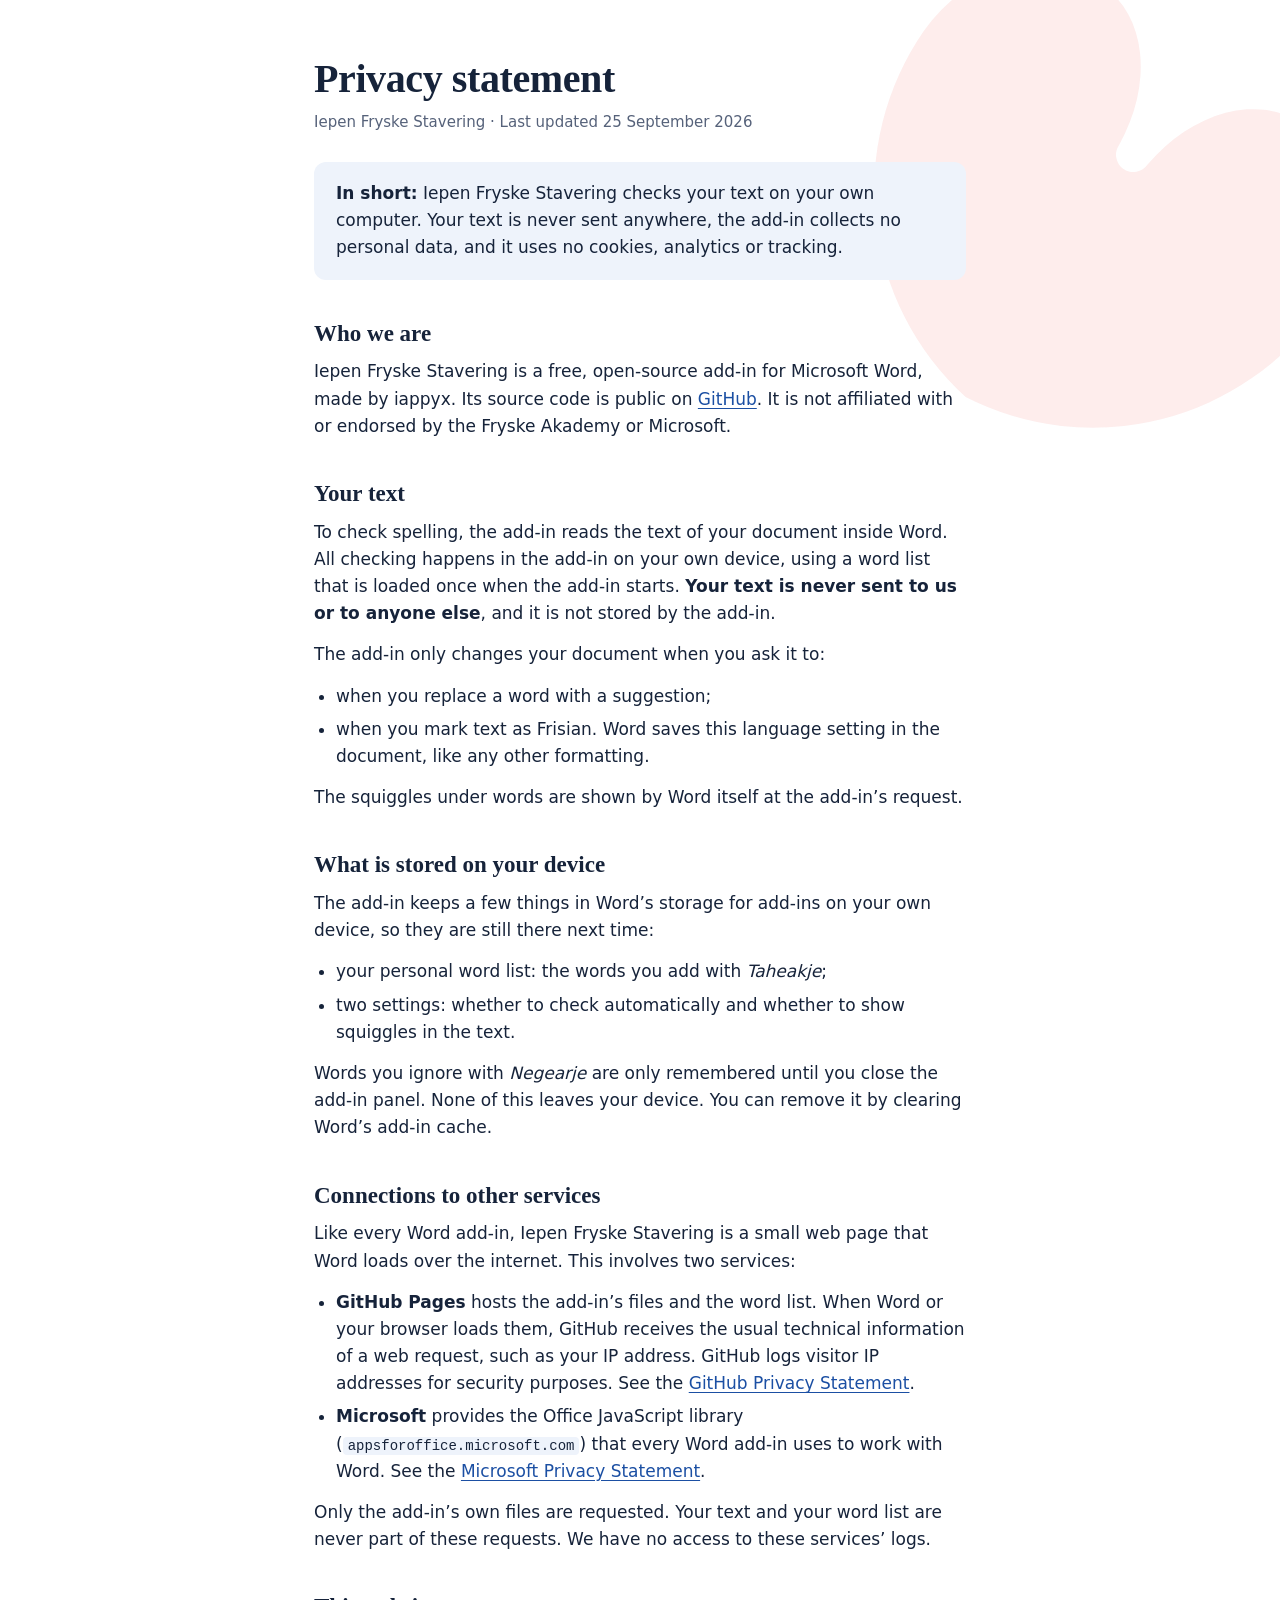
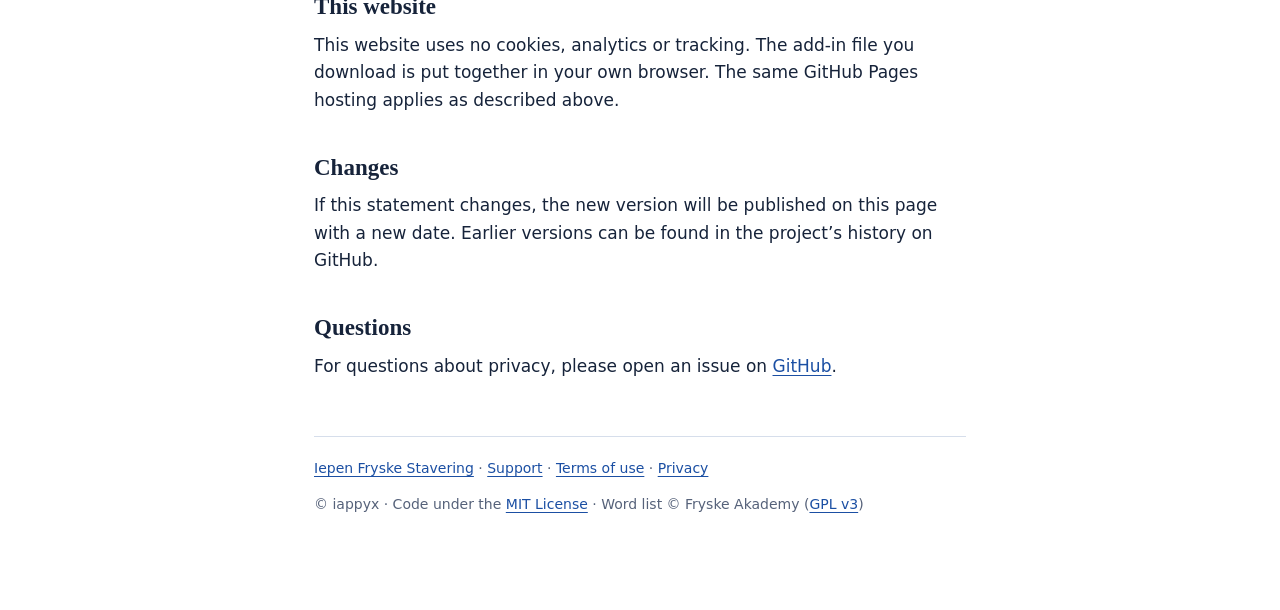
<file: privacy.html>
<!DOCTYPE html>
<html lang="en">
<head>
<meta charset="utf-8">
<meta name="viewport" content="width=device-width, initial-scale=1">
<title>Privacy statement — Iepen Fryske Stavering</title>
<meta name="description" content="Privacy statement for the Iepen Fryske Stavering Word add-in: your text never leaves your computer.">
<link rel="icon" href="assets/icon-32.png">
<style>
:root {
  --ink: #16233a; --muted: #56627a; --paper: #ffffff; --sky: #eef3fb; --rule: #d6deeb;
  --blue: #1b4fa3; --focus: #1b4fa3;
  --serif: "Iowan Old Style", "Charter", "Palatino", Georgia, serif;
  --sans: -apple-system, BlinkMacSystemFont, "Segoe UI", system-ui, sans-serif;
}
@media (prefers-color-scheme: dark) {
  :root { --ink: #e9eef7; --muted: #a3aec2; --paper: #111827; --sky: #1a2436; --rule: #2c3a52;
          --blue: #7fa9ec; --focus: #7fa9ec; }
}
* { box-sizing: border-box; }
html { -webkit-text-size-adjust: 100%; }
body { margin: 0; background: var(--paper); color: var(--ink); font: 17px/1.6 var(--sans); }
main { max-width: 700px; margin: 0 auto; padding: 56px 24px 80px; position: relative; }
.pompebled { position: fixed; top: -60px; right: -90px; width: min(62vw, 520px); height: auto; opacity: .08;
             pointer-events: none; z-index: 0; }
@media (prefers-color-scheme: dark) { .pompebled { opacity: .14; } }
@media (max-width: 560px) { .pompebled { top: -30px; right: -60px; } body { font-size: 16px; } h1 { font-size: 32px; } }
a { color: var(--blue); text-underline-offset: 3px; }
:focus-visible { outline: 3px solid var(--focus); outline-offset: 2px; border-radius: 4px; }
h1 { font: 600 40px/1.15 var(--serif); letter-spacing: -0.01em; margin: 0 0 8px; }
h2 { font: 600 23px/1.25 var(--serif); margin: 40px 0 10px; }
p, ul { margin: 0 0 14px; }
ul { padding-left: 22px; }
li { margin-bottom: 6px; }
code { font: 14px ui-monospace, "SF Mono", Menlo, monospace; background: var(--sky); padding: 1px 5px; border-radius: 4px;
       overflow-wrap: anywhere; }
.meta { color: var(--muted); font-size: 15px; margin-bottom: 28px; }
.summary { background: var(--sky); border-radius: 12px; padding: 18px 22px; margin: 0 0 8px; }
.summary p:last-child { margin-bottom: 0; }
footer { margin-top: 56px; padding-top: 20px; border-top: 1px solid var(--rule); font-size: 14px; color: var(--muted); }
</style>
</head>
<body>
<!-- Pompeblêd: shape from the Frisian flag (P.H. Wagemakers & Joh. Koopmans, 1954), public domain via Wikimedia Commons -->
<svg class="pompebled" viewBox="-13.5 -16.5 30 30" aria-hidden="true" focusable="false"><path d="M0,12A16.143,16.143 0 0,1 -14,-4A7,8 0 0,1 -7,-12A6,8 0 0,1 -1,-5A1,1 0 1,0 1,-5A6,8 0 0,1 7,-12A7,8 0 0,1 14,-4A16.143,16.143 0 0,1 0,12z" fill="#ea2117" transform="rotate(34.695)"/></svg>
<main>
  <h1>Privacy statement</h1>
  <p class="meta">Iepen Fryske Stavering · Last updated 25 September 2026</p>

  <div class="summary">
    <p><strong>In short:</strong> Iepen Fryske Stavering checks your text on your own computer. Your text is never sent anywhere, the add-in collects no personal data, and it uses no cookies, analytics or tracking.</p>
  </div>

  <h2>Who we are</h2>
  <p>Iepen Fryske Stavering is a free, open-source add-in for Microsoft Word, made by iappyx. Its source code is public on <a href="https://github.com/iappyx/iepen-fryske-stavering">GitHub</a>. It is not affiliated with or endorsed by the Fryske Akademy or Microsoft.</p>

  <h2>Your text</h2>
  <p>To check spelling, the add-in reads the text of your document inside Word. All checking happens in the add-in on your own device, using a word list that is loaded once when the add-in starts. <strong>Your text is never sent to us or to anyone else</strong>, and it is not stored by the add-in.</p>
  <p>The add-in only changes your document when you ask it to:</p>
  <ul>
    <li>when you replace a word with a suggestion;</li>
    <li>when you mark text as Frisian. Word saves this language setting in the document, like any other formatting.</li>
  </ul>
  <p>The squiggles under words are shown by Word itself at the add-in’s request.</p>

  <h2>What is stored on your device</h2>
  <p>The add-in keeps a few things in Word’s storage for add-ins on your own device, so they are still there next time:</p>
  <ul>
    <li>your personal word list: the words you add with <em>Taheakje</em>;</li>
    <li>two settings: whether to check automatically and whether to show squiggles in the text.</li>
  </ul>
  <p>Words you ignore with <em>Negearje</em> are only remembered until you close the add-in panel. None of this leaves your device. You can remove it by clearing Word’s add-in cache.</p>

  <h2>Connections to other services</h2>
  <p>Like every Word add-in, Iepen Fryske Stavering is a small web page that Word loads over the internet. This involves two services:</p>
  <ul>
    <li><strong>GitHub Pages</strong> hosts the add-in’s files and the word list. When Word or your browser loads them, GitHub receives the usual technical information of a web request, such as your IP address. GitHub logs visitor IP addresses for security purposes. See the <a href="https://docs.github.com/en/site-policy/privacy-policies/github-general-privacy-statement">GitHub Privacy Statement</a>.</li>
    <li><strong>Microsoft</strong> provides the Office JavaScript library (<code>appsforoffice.microsoft.com</code>) that every Word add-in uses to work with Word. See the <a href="https://privacy.microsoft.com/privacystatement">Microsoft Privacy Statement</a>.</li>
  </ul>
  <p>Only the add-in’s own files are requested. Your text and your word list are never part of these requests. We have no access to these services’ logs.</p>

  <h2>This website</h2>
  <p>This website uses no cookies, analytics or tracking. The add-in file you download is put together in your own browser. The same GitHub Pages hosting applies as described above.</p>

  <h2>Changes</h2>
  <p>If this statement changes, the new version will be published on this page with a new date. Earlier versions can be found in the project’s history on GitHub.</p>

  <h2>Questions</h2>
  <p>For questions about privacy, please open an issue on <a href="https://github.com/iappyx/iepen-fryske-stavering/issues">GitHub</a>.</p>

  <footer>
    <p><a href="./">Iepen Fryske Stavering</a> · <a href="support.html">Support</a> · <a href="terms.html">Terms of use</a> · <a href="privacy.html">Privacy</a></p>
    <p>© iappyx · Code under the <a href="https://github.com/iappyx/iepen-fryske-stavering/blob/main/LICENSE">MIT License</a> · Word list © Fryske Akademy (<a href="https://github.com/iappyx/iepen-fryske-stavering/blob/main/dict/gpl.txt">GPL v3</a>)</p>
  </footer>
</main>
</body>
</html>
</file>
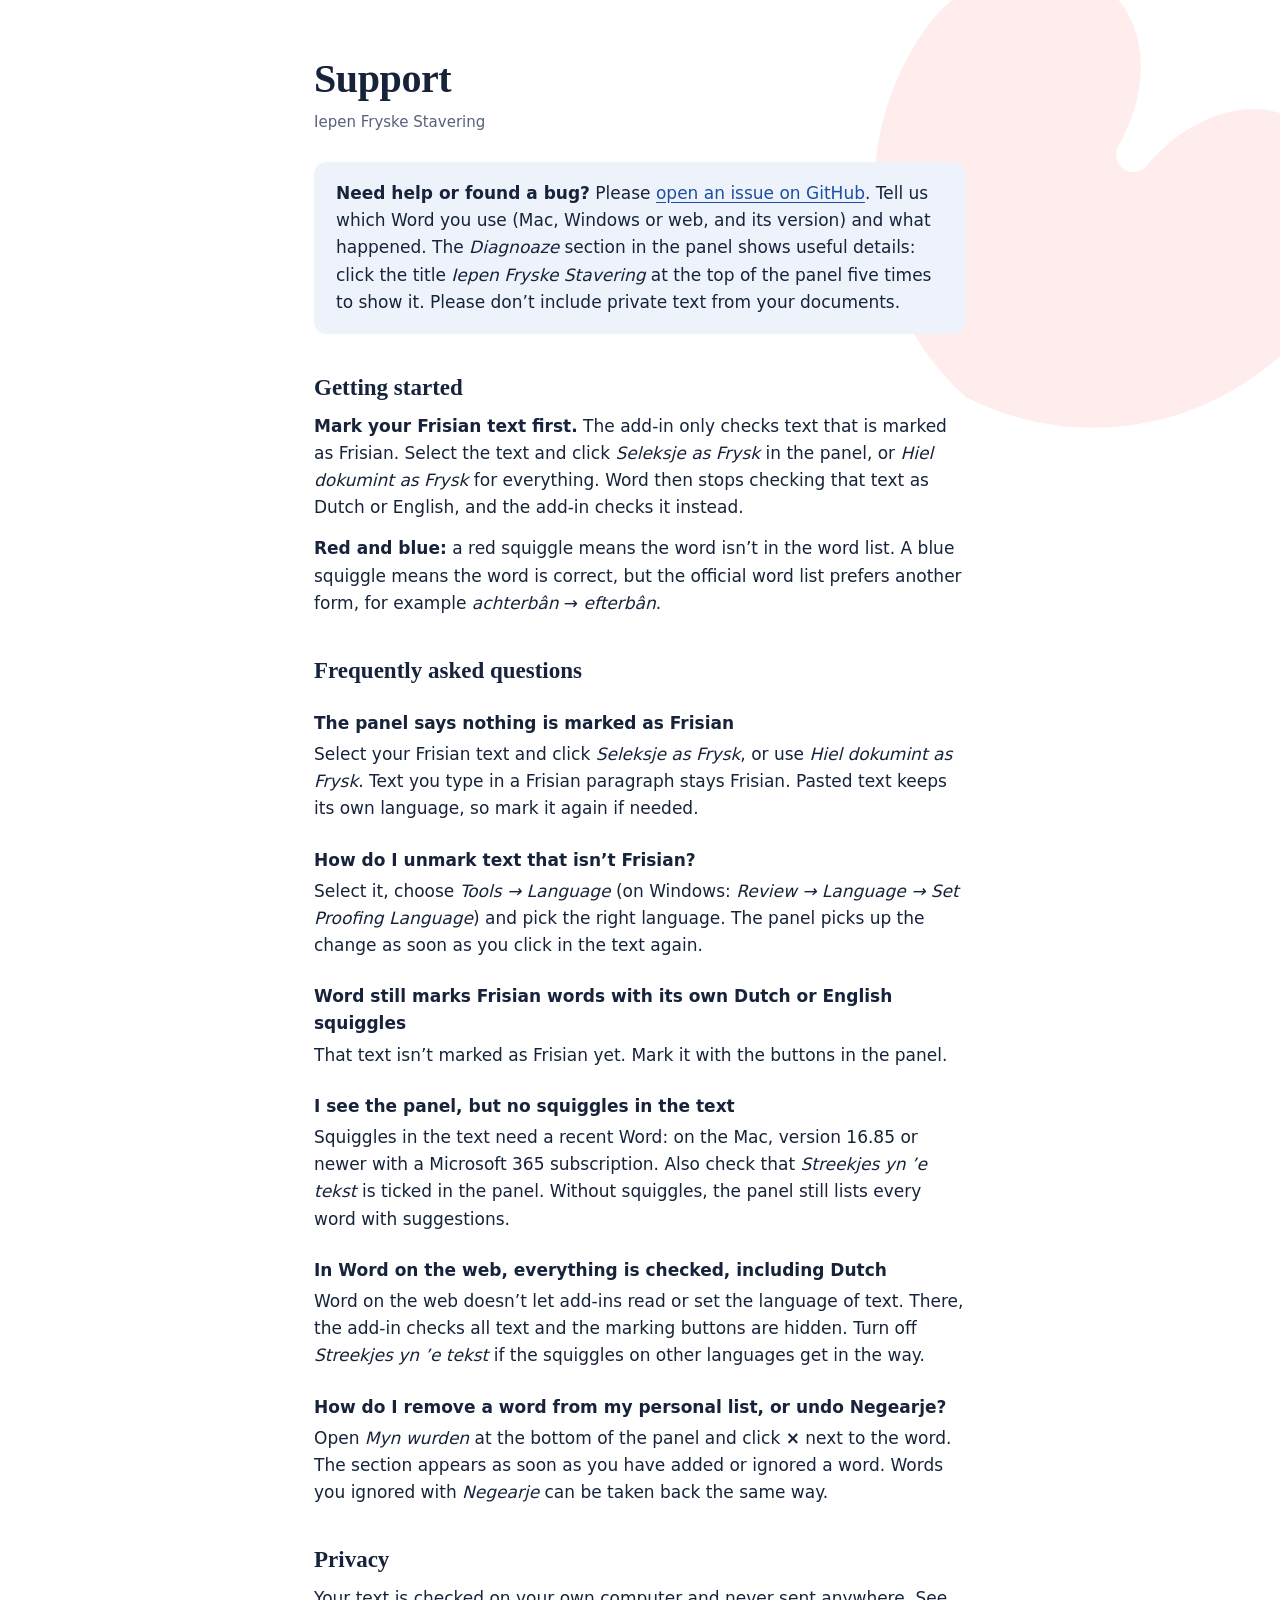
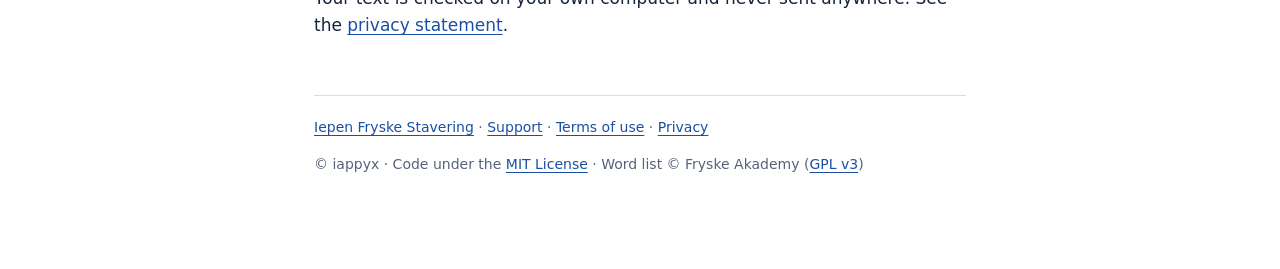
<file: support.html>
<!DOCTYPE html>
<html lang="en">
<head>
<meta charset="utf-8">
<meta name="viewport" content="width=device-width, initial-scale=1">
<title>Support — Iepen Fryske Stavering</title>
<meta name="description" content="Help and frequently asked questions for the Iepen Fryske Stavering Word add-in.">
<link rel="icon" href="assets/icon-32.png">
<style>
:root {
  --ink: #16233a; --muted: #56627a; --paper: #ffffff; --sky: #eef3fb; --rule: #d6deeb;
  --blue: #1b4fa3; --focus: #1b4fa3;
  --serif: "Iowan Old Style", "Charter", "Palatino", Georgia, serif;
  --sans: -apple-system, BlinkMacSystemFont, "Segoe UI", system-ui, sans-serif;
}
@media (prefers-color-scheme: dark) {
  :root { --ink: #e9eef7; --muted: #a3aec2; --paper: #111827; --sky: #1a2436; --rule: #2c3a52;
          --blue: #7fa9ec; --focus: #7fa9ec; }
}
* { box-sizing: border-box; }
html { -webkit-text-size-adjust: 100%; }
body { margin: 0; background: var(--paper); color: var(--ink); font: 17px/1.6 var(--sans); }
main { max-width: 700px; margin: 0 auto; padding: 56px 24px 80px; position: relative; }
.pompebled { position: fixed; top: -60px; right: -90px; width: min(62vw, 520px); height: auto; opacity: .08;
             pointer-events: none; z-index: 0; }
@media (prefers-color-scheme: dark) { .pompebled { opacity: .14; } }
@media (max-width: 560px) { .pompebled { top: -30px; right: -60px; } body { font-size: 16px; } h1 { font-size: 32px; } }
a { color: var(--blue); text-underline-offset: 3px; }
:focus-visible { outline: 3px solid var(--focus); outline-offset: 2px; border-radius: 4px; }
h1 { font: 600 40px/1.15 var(--serif); letter-spacing: -0.01em; margin: 0 0 8px; }
h2 { font: 600 23px/1.25 var(--serif); margin: 40px 0 10px; }
p, ul { margin: 0 0 14px; }
ul { padding-left: 22px; }
li { margin-bottom: 6px; }
code { font: 14px ui-monospace, "SF Mono", Menlo, monospace; background: var(--sky); padding: 1px 5px; border-radius: 4px;
       overflow-wrap: anywhere; }
.meta { color: var(--muted); font-size: 15px; margin-bottom: 28px; }
.summary { background: var(--sky); border-radius: 12px; padding: 18px 22px; margin: 0 0 8px; }
.summary p:last-child { margin-bottom: 0; }
h3 { font-size: 17px; margin: 24px 0 4px; }
code.nw { white-space: nowrap; }
footer { margin-top: 56px; padding-top: 20px; border-top: 1px solid var(--rule); font-size: 14px; color: var(--muted); }
</style>
</head>
<body>
<!-- Pompeblêd: shape from the Frisian flag (P.H. Wagemakers & Joh. Koopmans, 1954), public domain via Wikimedia Commons -->
<svg class="pompebled" viewBox="-13.5 -16.5 30 30" aria-hidden="true" focusable="false"><path d="M0,12A16.143,16.143 0 0,1 -14,-4A7,8 0 0,1 -7,-12A6,8 0 0,1 -1,-5A1,1 0 1,0 1,-5A6,8 0 0,1 7,-12A7,8 0 0,1 14,-4A16.143,16.143 0 0,1 0,12z" fill="#ea2117" transform="rotate(34.695)"/></svg>
<main>
  <h1>Support</h1>
  <p class="meta">Iepen Fryske Stavering</p>

  <div class="summary">
    <p><strong>Need help or found a bug?</strong> Please <a href="https://github.com/iappyx/iepen-fryske-stavering/issues/new">open an issue on GitHub</a>. Tell us which Word you use (Mac, Windows or web, and its version) and what happened. The <em>Diagnoaze</em> section in the panel shows useful details: click the title <em>Iepen Fryske Stavering</em> at the top of the panel five times to show it. Please don’t include private text from your documents.</p>
  </div>

  <h2>Getting started</h2>
  <p><strong>Mark your Frisian text first.</strong> The add-in only checks text that is marked as Frisian. Select the text and click <em>Seleksje as Frysk</em> in the panel, or <em>Hiel dokumint as Frysk</em> for everything. Word then stops checking that text as Dutch or English, and the add-in checks it instead.</p>
  <p><strong>Red and blue:</strong> a red squiggle means the word isn’t in the word list. A blue squiggle means the word is correct, but the official word list prefers another form, for example <em>achterbân</em> → <em>efterbân</em>.</p>

  <h2>Frequently asked questions</h2>

  <h3>The panel says nothing is marked as Frisian</h3>
  <p>Select your Frisian text and click <em>Seleksje as Frysk</em>, or use <em>Hiel dokumint as Frysk</em>. Text you type in a Frisian paragraph stays Frisian. Pasted text keeps its own language, so mark it again if needed.</p>

  <h3>How do I unmark text that isn’t Frisian?</h3>
  <p>Select it, choose <em>Tools → Language</em> (on Windows: <em>Review → Language → Set Proofing Language</em>) and pick the right language. The panel picks up the change as soon as you click in the text again.</p>

  <h3>Word still marks Frisian words with its own Dutch or English squiggles</h3>
  <p>That text isn’t marked as Frisian yet. Mark it with the buttons in the panel.</p>

  <h3>I see the panel, but no squiggles in the text</h3>
  <p>Squiggles in the text need a recent Word: on the Mac, version 16.85 or newer with a Microsoft 365 subscription. Also check that <em>Streekjes yn ’e tekst</em> is ticked in the panel. Without squiggles, the panel still lists every word with suggestions.</p>

  <h3>In Word on the web, everything is checked, including Dutch</h3>
  <p>Word on the web doesn’t let add-ins read or set the language of text. There, the add-in checks all text and the marking buttons are hidden. Turn off <em>Streekjes yn ’e tekst</em> if the squiggles on other languages get in the way.</p>

  <h3>How do I remove a word from my personal list, or undo Negearje?</h3>
  <p>Open <em>Myn wurden</em> at the bottom of the panel and click <strong>×</strong> next to the word. The section appears as soon as you have added or ignored a word. Words you ignored with <em>Negearje</em> can be taken back the same way.</p>

  <h2>Privacy</h2>
  <p>Your text is checked on your own computer and never sent anywhere. See the <a href="privacy.html">privacy statement</a>.</p>

  <footer>
    <p><a href="./">Iepen Fryske Stavering</a> · <a href="support.html">Support</a> · <a href="terms.html">Terms of use</a> · <a href="privacy.html">Privacy</a></p>
    <p>© iappyx · Code under the <a href="https://github.com/iappyx/iepen-fryske-stavering/blob/main/LICENSE">MIT License</a> · Word list © Fryske Akademy (<a href="https://github.com/iappyx/iepen-fryske-stavering/blob/main/dict/gpl.txt">GPL v3</a>)</p>
  </footer>
</main>
</body>
</html>
</file>
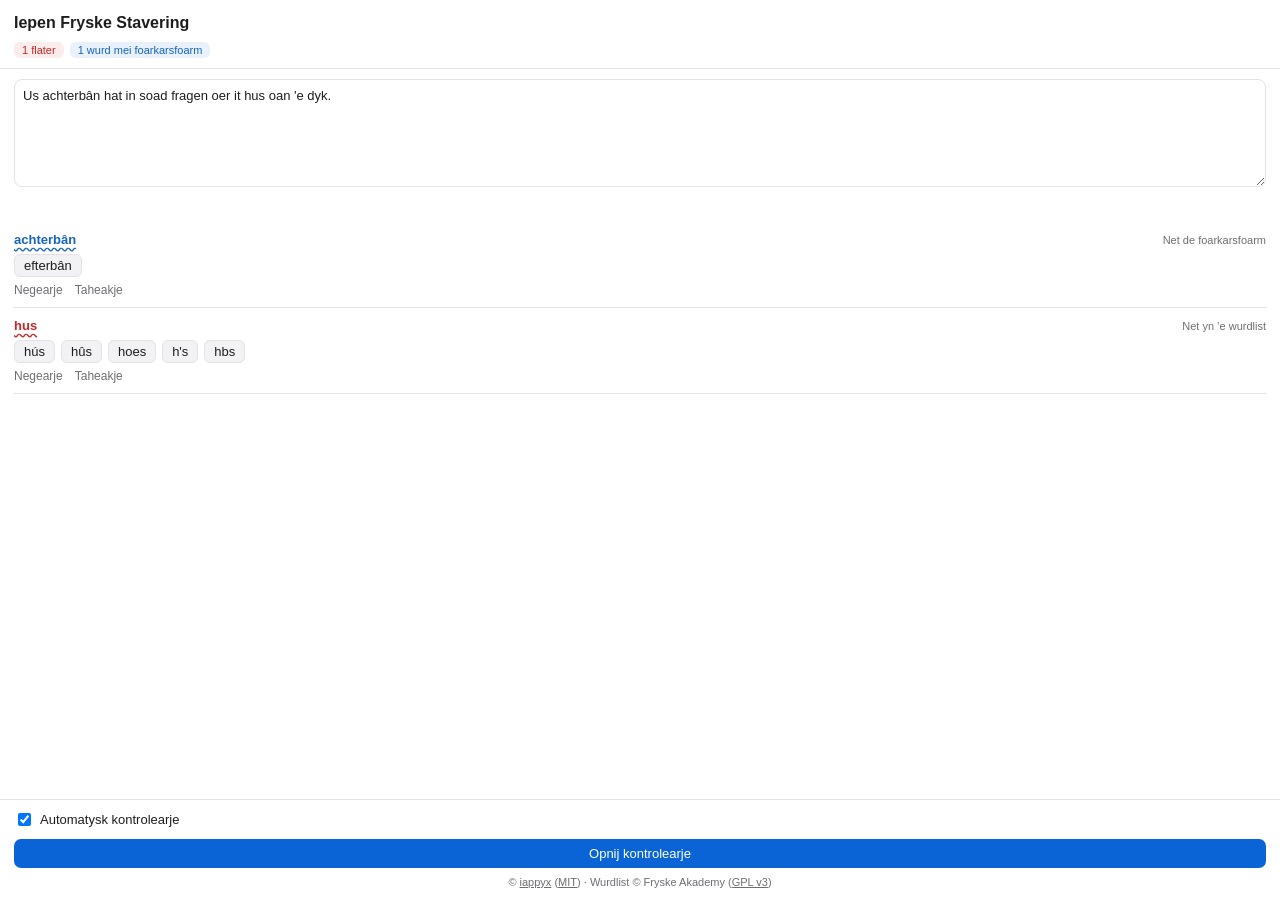
<file: taskpane.html>
<!DOCTYPE html>
<html lang="fy">
<head>
<meta charset="utf-8">
<meta name="viewport" content="width=device-width, initial-scale=1">
<title>Iepen Fryske Stavering</title>
<script src="https://appsforoffice.microsoft.com/lib/1/hosted/office.js"></script>
<link rel="stylesheet" href="taskpane.css">
</head>
<body>
<header>
  <div class="title" id="title">Iepen Fryske Stavering</div>
  <div class="badges"><span id="countErr" class="badge err" hidden></span><span id="countStd" class="badge std" hidden></span></div>
</header>
<div id="demo" hidden>
  <textarea id="demoText" rows="6" spellcheck="false">Us achterbân hat in soad fragen oer it hus oan 'e dyk.</textarea>
</div>
<div id="status" class="status"></div>
<div id="annError" class="warn" hidden></div>
<main id="list"></main>
<footer>
  <div id="mark" hidden>
    <div class="markbtns"><button id="markSel">Seleksje as Frysk</button><button id="markDoc">Hiel dokumint as Frysk</button></div>
    <div class="hint">Allinnich tekst dy’t as Frysk markearre is, wurdt kontrolearre. Word slacht dy tekst sels oer.
      Net Frysk? Selektearje it en kies in oare taal ûnder <em>Tools › Language</em>.</div>
  </div>
  <label><input type="checkbox" id="opt-auto"> Automatysk kontrolearje</label>
  <label id="opt-squiggles-row"><input type="checkbox" id="opt-squiggles"> Streekjes yn ’e tekst</label>
  <button id="checkNow" class="primary">Opnij kontrolearje</button>
  <details id="words" class="fold" hidden><summary id="wordsTitle">Myn wurden</summary><div id="wordsBody"></div></details>
  <details id="diag" class="fold" hidden><summary>Diagnoaze</summary><pre id="diagText"></pre></details>
  <div class="credit">© <a href="https://github.com/iappyx/iepen-fryske-stavering" target="_blank" rel="noopener">iappyx</a> (<a href="https://github.com/iappyx/iepen-fryske-stavering/blob/main/LICENSE" target="_blank" rel="noopener">MIT</a>) · Wurdlist © Fryske Akademy (<a href="https://github.com/iappyx/iepen-fryske-stavering/blob/main/dict/gpl.txt" target="_blank" rel="noopener">GPL v3</a>)</div>
</footer>
<script src="speller.js"></script>
<script src="taskpane.js"></script>
</body>
</html>
</file>
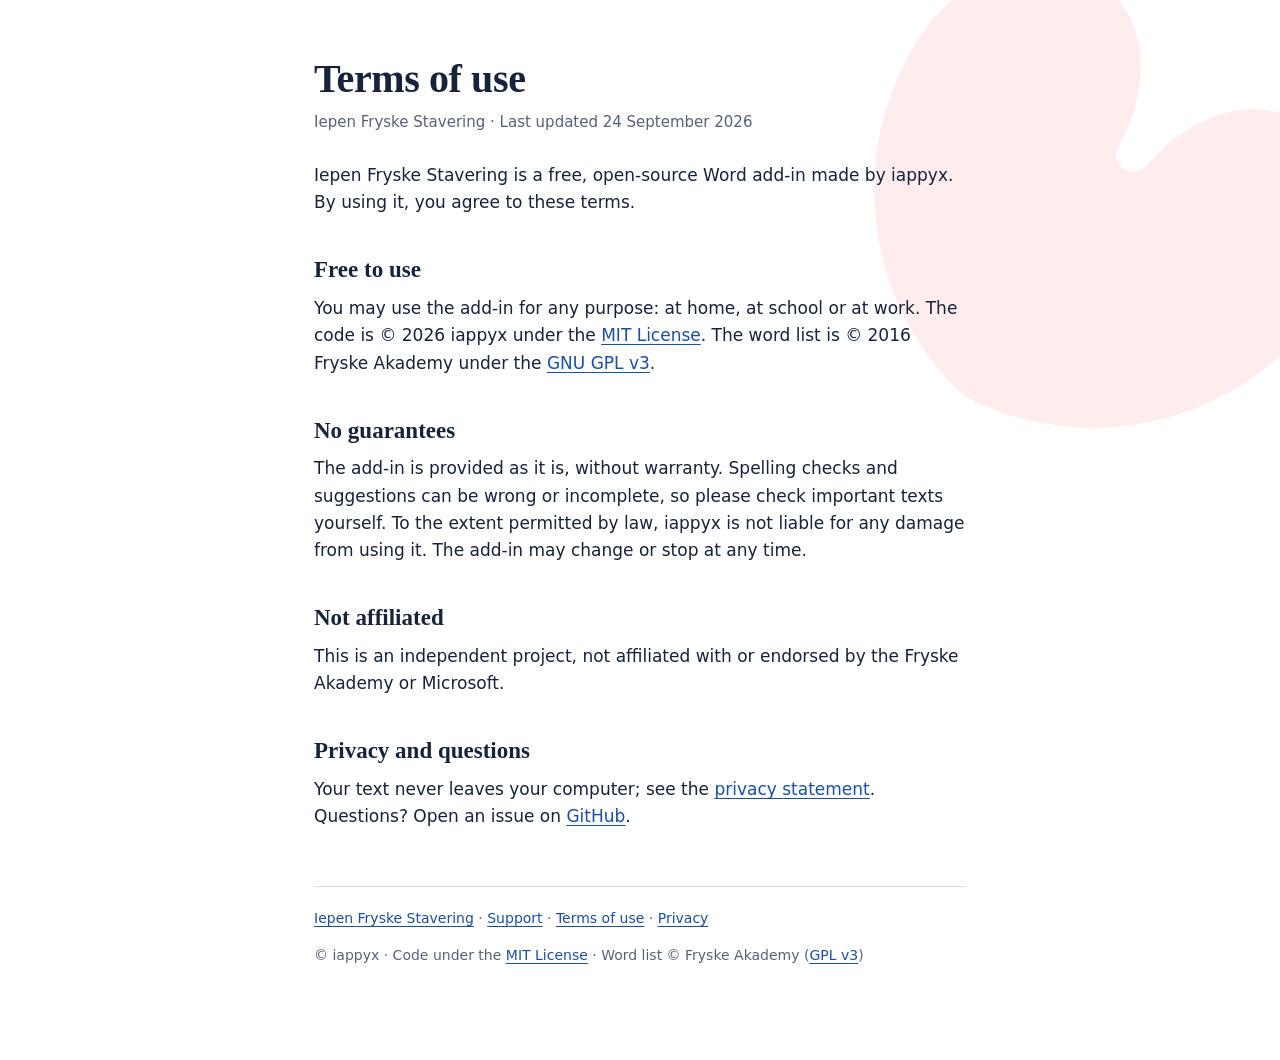
<file: terms.html>
<!DOCTYPE html>
<html lang="en">
<head>
<meta charset="utf-8">
<meta name="viewport" content="width=device-width, initial-scale=1">
<title>Terms of use — Iepen Fryske Stavering</title>
<meta name="description" content="Terms of use for the Iepen Fryske Stavering Word add-in.">
<link rel="icon" href="assets/icon-32.png">
<style>
:root {
  --ink: #16233a; --muted: #56627a; --paper: #ffffff; --sky: #eef3fb; --rule: #d6deeb;
  --blue: #1b4fa3; --focus: #1b4fa3;
  --serif: "Iowan Old Style", "Charter", "Palatino", Georgia, serif;
  --sans: -apple-system, BlinkMacSystemFont, "Segoe UI", system-ui, sans-serif;
}
@media (prefers-color-scheme: dark) {
  :root { --ink: #e9eef7; --muted: #a3aec2; --paper: #111827; --sky: #1a2436; --rule: #2c3a52;
          --blue: #7fa9ec; --focus: #7fa9ec; }
}
* { box-sizing: border-box; }
html { -webkit-text-size-adjust: 100%; }
body { margin: 0; background: var(--paper); color: var(--ink); font: 17px/1.6 var(--sans); }
main { max-width: 700px; margin: 0 auto; padding: 56px 24px 80px; position: relative; }
.pompebled { position: fixed; top: -60px; right: -90px; width: min(62vw, 520px); height: auto; opacity: .08;
             pointer-events: none; z-index: 0; }
@media (prefers-color-scheme: dark) { .pompebled { opacity: .14; } }
@media (max-width: 560px) { .pompebled { top: -30px; right: -60px; } body { font-size: 16px; } h1 { font-size: 32px; } }
a { color: var(--blue); text-underline-offset: 3px; }
:focus-visible { outline: 3px solid var(--focus); outline-offset: 2px; border-radius: 4px; }
h1 { font: 600 40px/1.15 var(--serif); letter-spacing: -0.01em; margin: 0 0 8px; }
h2 { font: 600 23px/1.25 var(--serif); margin: 40px 0 10px; }
p, ul { margin: 0 0 14px; }
ul { padding-left: 22px; }
li { margin-bottom: 6px; }
code { font: 14px ui-monospace, "SF Mono", Menlo, monospace; background: var(--sky); padding: 1px 5px; border-radius: 4px;
       overflow-wrap: anywhere; }
.meta { color: var(--muted); font-size: 15px; margin-bottom: 28px; }
.summary { background: var(--sky); border-radius: 12px; padding: 18px 22px; margin: 0 0 8px; }
.summary p:last-child { margin-bottom: 0; }
footer { margin-top: 56px; padding-top: 20px; border-top: 1px solid var(--rule); font-size: 14px; color: var(--muted); }
</style>
</head>
<body>
<!-- Pompeblêd: shape from the Frisian flag (P.H. Wagemakers & Joh. Koopmans, 1954), public domain via Wikimedia Commons -->
<svg class="pompebled" viewBox="-13.5 -16.5 30 30" aria-hidden="true" focusable="false"><path d="M0,12A16.143,16.143 0 0,1 -14,-4A7,8 0 0,1 -7,-12A6,8 0 0,1 -1,-5A1,1 0 1,0 1,-5A6,8 0 0,1 7,-12A7,8 0 0,1 14,-4A16.143,16.143 0 0,1 0,12z" fill="#ea2117" transform="rotate(34.695)"/></svg>
<main>
  <h1>Terms of use</h1>
  <p class="meta">Iepen Fryske Stavering · Last updated 24 September 2026</p>

  <p>Iepen Fryske Stavering is a free, open-source Word add-in made by iappyx. By using it, you agree to these terms.</p>

  <h2>Free to use</h2>
  <p>You may use the add-in for any purpose: at home, at school or at work. The code is © 2026 iappyx under the <a href="https://github.com/iappyx/iepen-fryske-stavering/blob/main/LICENSE">MIT License</a>. The word list is © 2016 Fryske Akademy under the <a href="https://github.com/iappyx/iepen-fryske-stavering/blob/main/dict/gpl.txt">GNU GPL v3</a>.</p>

  <h2>No guarantees</h2>
  <p>The add-in is provided as it is, without warranty. Spelling checks and suggestions can be wrong or incomplete, so please check important texts yourself. To the extent permitted by law, iappyx is not liable for any damage from using it. The add-in may change or stop at any time.</p>

  <h2>Not affiliated</h2>
  <p>This is an independent project, not affiliated with or endorsed by the Fryske Akademy or Microsoft.</p>

  <h2>Privacy and questions</h2>
  <p>Your text never leaves your computer; see the <a href="privacy.html">privacy statement</a>. Questions? Open an issue on <a href="https://github.com/iappyx/iepen-fryske-stavering/issues">GitHub</a>.</p>

  <footer>
    <p><a href="./">Iepen Fryske Stavering</a> · <a href="support.html">Support</a> · <a href="terms.html">Terms of use</a> · <a href="privacy.html">Privacy</a></p>
    <p>© iappyx · Code under the <a href="https://github.com/iappyx/iepen-fryske-stavering/blob/main/LICENSE">MIT License</a> · Word list © Fryske Akademy (<a href="https://github.com/iappyx/iepen-fryske-stavering/blob/main/dict/gpl.txt">GPL v3</a>)</p>
  </footer>
</main>
</body>
</html>
</file>
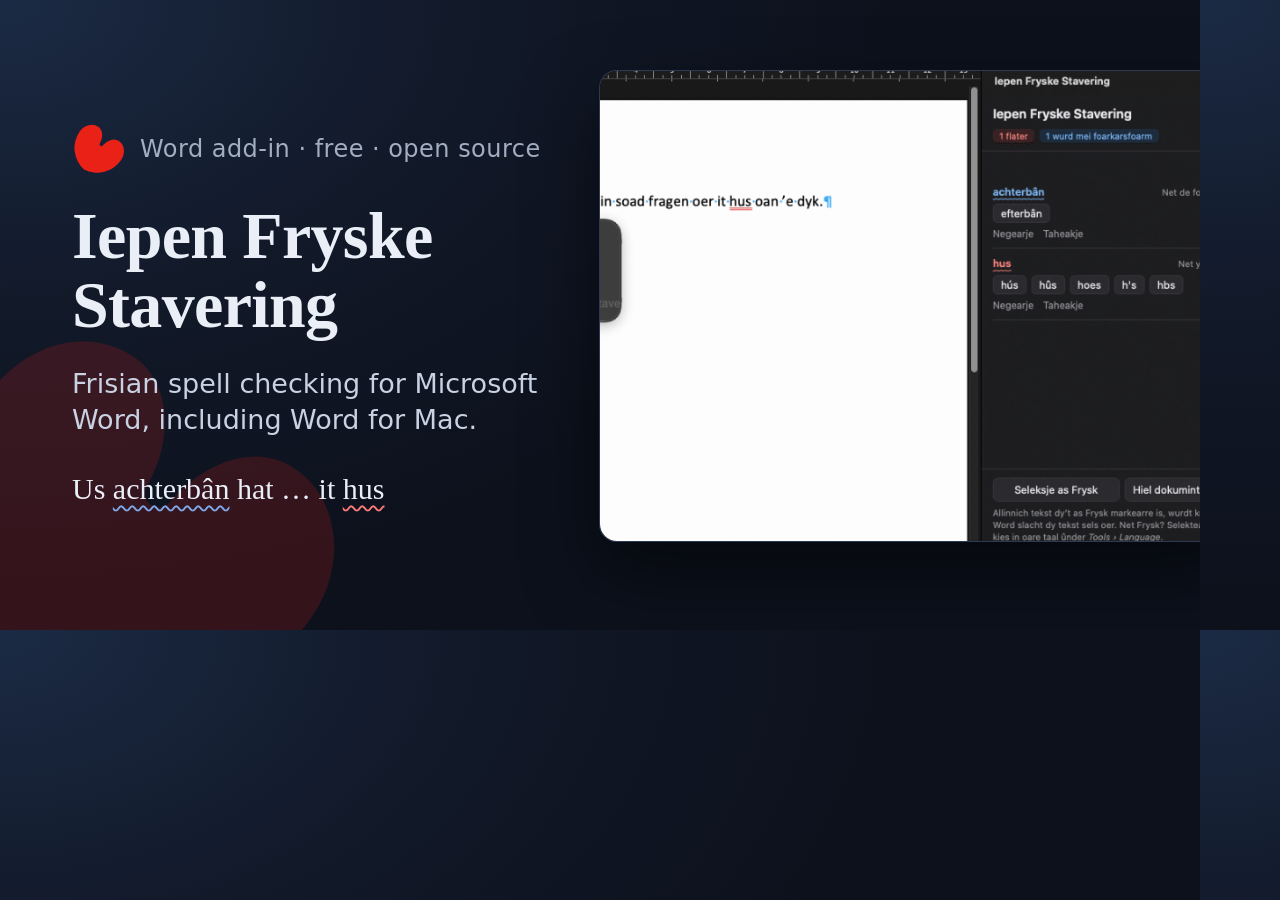
<file: tools/og-image.html>
<!DOCTYPE html>
<!-- Source of assets/og-image.png, the link-preview image (Open Graph) for WhatsApp, Telegram etc.
     Render: bash tools/make_og_image.sh -->
<html lang="fy">
<head>
<meta charset="utf-8">
<style>
  html, body { margin: 0; width: 1200px; height: 630px; overflow: hidden; }
  body {
    background: radial-gradient(900px 600px at 0% 0%, #1b2a44 0%, #111827 55%, #0c111c 100%);
    color: #e9eef7; font-family: -apple-system, BlinkMacSystemFont, "Segoe UI", system-ui, sans-serif;
    position: relative;
  }
  .leaf { position: absolute; left: -70px; bottom: -110px; width: 420px; opacity: .18; }
  .text { position: absolute; left: 72px; top: 0; bottom: 0; width: 470px;
          display: flex; flex-direction: column; justify-content: center; }
  .brand { display: flex; align-items: center; gap: 14px; margin-bottom: 26px; }
  .brand svg { width: 54px; height: 54px; }
  .brand span { font-size: 24px; color: #a3aec2; letter-spacing: .02em; }
  h1 { font: 600 66px/1.04 "Iowan Old Style", Charter, Palatino, Georgia, serif; margin: 0; letter-spacing: -.01em; }
  p { font-size: 27px; line-height: 1.35; color: #c9d2e3; margin: 26px 0 0; }
  .demo { font: 30px/1.3 "Iowan Old Style", Charter, Palatino, Georgia, serif; margin-top: 30px; color: #e9eef7; }
  .sq { text-decoration: underline wavy; text-underline-offset: 6px; text-decoration-thickness: 2px; text-decoration-skip-ink: none; }
  .std { text-decoration-color: #7fa9ec; } .err { text-decoration-color: #ff7a78; }
  .shot { position: absolute; right: -40px; top: 70px; width: 640px; height: 470px; overflow: hidden;
          border-radius: 18px 0 0 18px; border: 1px solid #2c3a52; border-right: 0;
          box-shadow: 0 30px 70px rgba(0,0,0,.55); }
  .shot img { position: absolute; width: 900px; height: auto; left: -238px; top: -8px; }
</style>
</head>
<body>
  <svg class="leaf" viewBox="-13.5 -16.5 30 30" aria-hidden="true"><path d="M0,12A16.143,16.143 0 0,1 -14,-4A7,8 0 0,1 -7,-12A6,8 0 0,1 -1,-5A1,1 0 1,0 1,-5A6,8 0 0,1 7,-12A7,8 0 0,1 14,-4A16.143,16.143 0 0,1 0,12z" fill="#ea2117" transform="rotate(34.695)"/></svg>
  <div class="text">
    <div class="brand">
      <svg viewBox="-13.5 -16.5 30 30" aria-hidden="true"><path d="M0,12A16.143,16.143 0 0,1 -14,-4A7,8 0 0,1 -7,-12A6,8 0 0,1 -1,-5A1,1 0 1,0 1,-5A6,8 0 0,1 7,-12A7,8 0 0,1 14,-4A16.143,16.143 0 0,1 0,12z" fill="#ea2117" transform="rotate(34.695)"/></svg>
      <span>Word add-in · free · open source</span>
    </div>
    <h1>Iepen Fryske Stavering</h1>
    <p>Frisian spell checking for Microsoft Word, including Word for Mac.</p>
    <div class="demo">Us <span class="sq std">achterbân</span> hat … it <span class="sq err">hus</span></div>
  </div>
  <div class="shot"><img src="../assets/IepenFryskeStavering.png" alt=""></div>
</body>
</html>
</file>
<file: taskpane.css>
:root { --bg:#fff; --text:#1d1d1f; --muted:#6e6e73; --line:#e3e3e7; --chip:#f2f2f5; --accent:#0a64d6;
        --err:#c62828; --errbg:#fdecec; --std:#1565c0; --stdbg:#e8f1fc; }
@media (prefers-color-scheme: dark) {
  :root { --bg:#1f1f21; --text:#ececf0; --muted:#9a9aa0; --line:#38383c; --chip:#2c2c30; --accent:#5aa2ff;
          --err:#ff8a80; --errbg:#3a2224; --std:#8ab8ff; --stdbg:#1f2c40; }
}
* { box-sizing: border-box; }
[hidden] { display: none !important; }   /* hidden must win over display rules like #mark { display: flex } */
html, body { margin: 0; height: 100%; }
body { font: 13px -apple-system, BlinkMacSystemFont, "Segoe UI", sans-serif; color: var(--text); background: var(--bg);
       display: flex; flex-direction: column; }
button { font: inherit; color: inherit; cursor: pointer; }
header { padding: 14px 14px 10px; border-bottom: 1px solid var(--line); }
.title { font-size: 16px; font-weight: 600; -webkit-user-select: none; user-select: none; }
.badges { display: flex; gap: 6px; margin-top: 10px; flex-wrap: wrap; }
.badge { font-size: 11px; padding: 2px 8px; border-radius: 6px; }
.badge.err { background: var(--errbg); color: var(--err); }
.badge.std { background: var(--stdbg); color: var(--std); }
#demo { padding: 10px 14px 0; }
#demo textarea { width: 100%; font: inherit; padding: 8px; border: 1px solid var(--line); border-radius: 8px;
                 background: var(--bg); color: var(--text); resize: vertical; }
.status { color: var(--muted); padding: 10px 14px 0; line-height: 1.4; min-height: calc(10px + 1.4em); }  /* one line always reserved, so messages don't push the list */
main { flex: 1; overflow-y: auto; padding: 4px 14px; }
.row { border-bottom: 1px solid var(--line); padding: 10px 0; }
.head { display: flex; align-items: baseline; gap: 8px; }
.word { border: 0; background: none; padding: 0; font-weight: 600; text-decoration: underline wavy; text-underline-offset: 3px; }
.row.unknown .word { color: var(--err); text-decoration-color: var(--err); }
.row.nonstandard .word { color: var(--std); text-decoration-color: var(--std); }
.kind { color: var(--muted); font-size: 11px; margin-left: auto; }
.chips { display: flex; flex-wrap: wrap; gap: 6px; margin-top: 7px; }
.chip { border: 1px solid var(--line); background: var(--chip); border-radius: 6px; padding: 3px 9px; }
.chip:hover { border-color: var(--accent); color: var(--accent); }
.none { color: var(--muted); font-size: 12px; }
.acts { display: flex; gap: 12px; margin-top: 6px; }
.link { border: 0; background: none; padding: 0; color: var(--muted); font-size: 12px; }
.link:hover { color: var(--accent); }
footer { border-top: 1px solid var(--line); padding: 10px 14px 12px; display: flex; flex-direction: column; gap: 6px; }
footer label { display: flex; align-items: center; gap: 6px; }
#mark { display: flex; flex-direction: column; gap: 6px; padding-bottom: 8px; border-bottom: 1px solid var(--line); margin-bottom: 2px; }
.markbtns { display: flex; gap: 6px; }
.markbtns button { flex: 1; border: 1px solid var(--line); background: var(--chip); border-radius: 7px; padding: 6px 4px; }
.markbtns button:hover { border-color: var(--accent); color: var(--accent); }
.hint { color: var(--muted); font-size: 11px; line-height: 1.4; }
.primary { margin-top: 4px; border: 0; border-radius: 7px; padding: 7px; background: var(--accent); color: #fff; font-weight: 500; }
.warn { margin: 8px 14px 0; padding: 7px 9px; border-radius: 7px; background: var(--errbg); color: var(--err);
        font-size: 12px; word-break: break-word; }
.fold { color: var(--muted); font-size: 11px; }
.fold summary { cursor: pointer; }
.wgroup { margin: 8px 0 4px; }
.wlist { display: flex; flex-wrap: wrap; gap: 5px; }
.wchip { display: inline-flex; align-items: center; gap: 2px; font-size: 12px; color: var(--text);
         border: 1px solid var(--line); background: var(--chip); border-radius: 6px; padding: 1px 2px 1px 8px; }
.wx { border: 0; background: none; color: var(--muted); font-size: 14px; line-height: 1; padding: 1px 5px; border-radius: 4px; }
.wx:hover { color: var(--err); background: var(--errbg); }
.credit a { color: inherit; }
#diag pre { margin: 4px 0 0; white-space: pre-wrap; word-break: break-word; font: 11px ui-monospace, Menlo, monospace; }
.credit { color: var(--muted); font-size: 11px; text-align: center; margin-top: 2px; }
</file>
